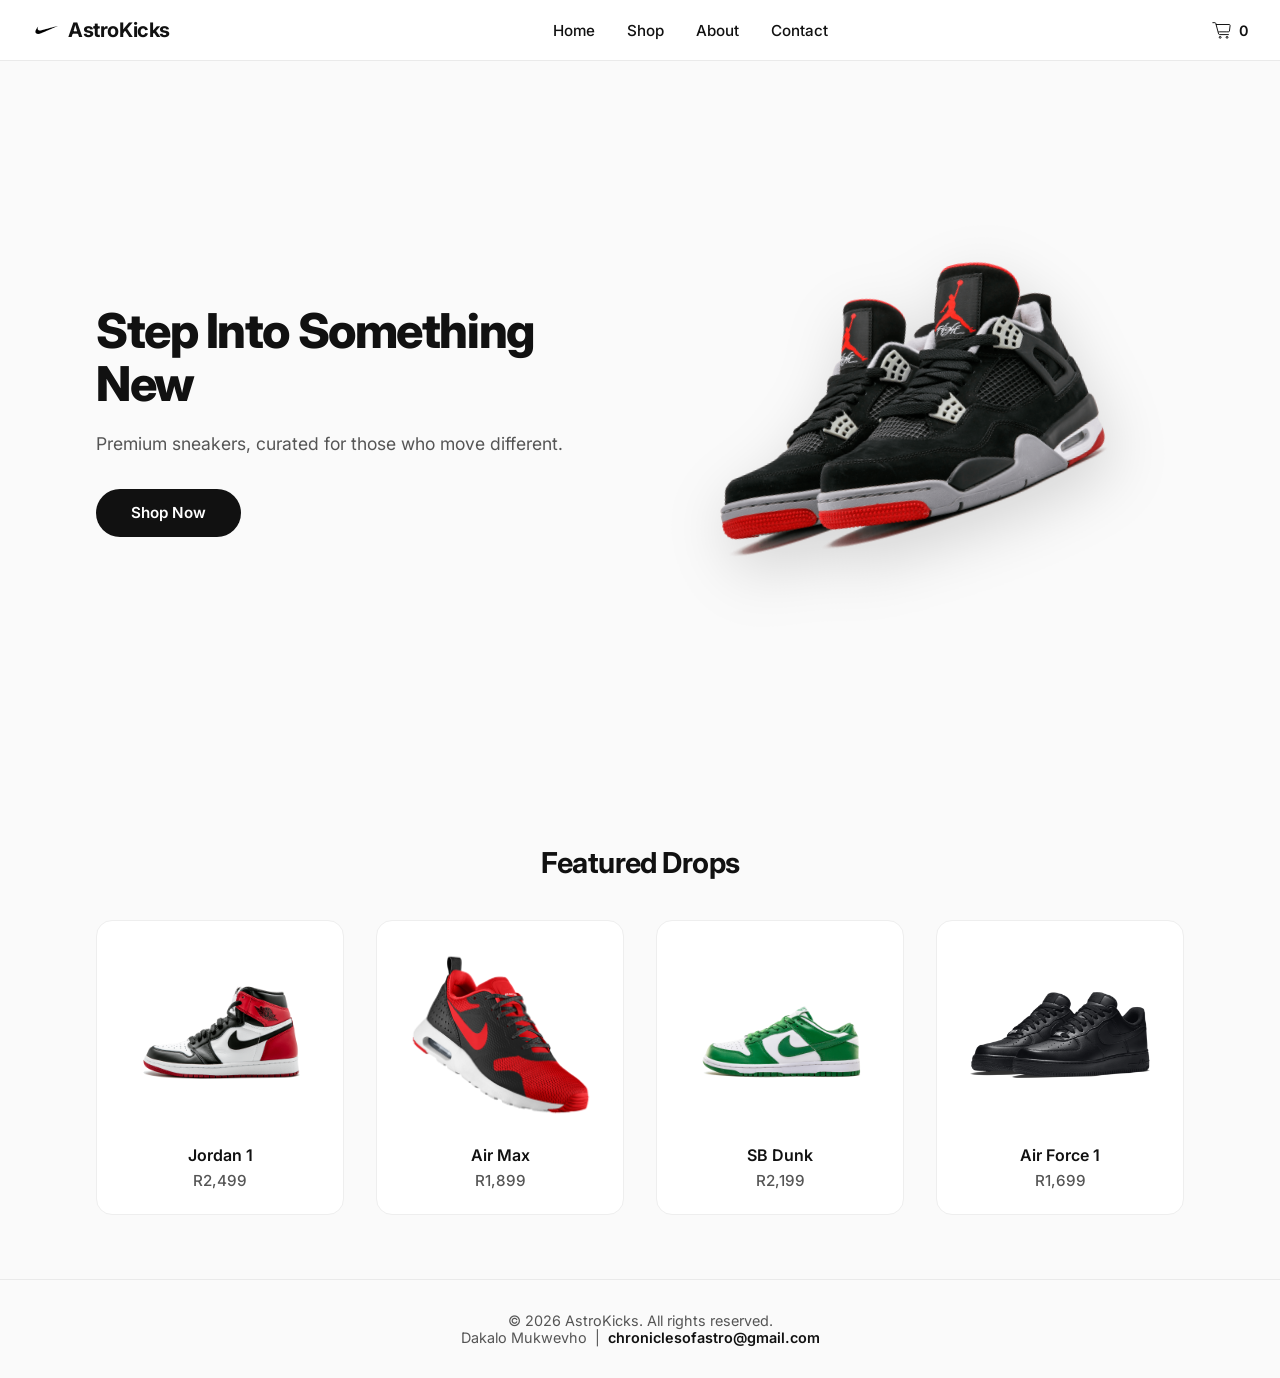
<file: index.html>
<!DOCTYPE html>
<html lang="en">
<head>
    <meta charset="UTF-8">
    <meta name="viewport" content="width=device-width, initial-scale=1.0">
    <link rel="stylesheet" href="css/styles.css">
    <link rel="preconnect" href="https://fonts.googleapis.com">
    <link rel="preconnect" href="https://fonts.gstatic.com" crossorigin>
    <link href="https://fonts.googleapis.com/css2?family=Inter:ital,opsz,wght@0,14..32,100..900;1,14..32,100..900&display=swap" rel="stylesheet">
   <link rel="icon" type="image/svg+xml" href="assets/nike-tick.svg">
<title>Astro Kicks Premium Sneakers</title>
</head>
<body>
   <nav class="navbar">
  <div class="nav-logo">
    <a href="index.html">
      <img src="assets/nike-tick.svg" alt="AstroKicks logo" class="logo-icon">
      <span class="logo-text">AstroKicks</span>
    </a>
  </div>

  <ul class="nav-links">
    <li><a href="index.html">Home</a></li>
    <li><a href="shop.html">Shop</a></li>
    <li><a href="about.html">About</a></li>
    <li><a href="contact.html">Contact</a></li>
  </ul>

  <div class="nav-cart">
    <a href="cart.html" class="cart-link">
      <img src="assets/cart-icon.svg" alt="Cart" class="cart-icon">
      <span class="cart-count">0</span>
    </a>
  </div>
</nav>

<section class="hero">
  <div class="hero-content">
    <h1 class="hero-title">Step Into Something New</h1>
    <p class="hero-subtitle">Premium sneakers, curated for those who move different.</p>
    <a href="shop.html" class="hero-btn">Shop Now</a>
  </div>
  <div class="hero-image">
    <img src="assets/jordan4.png" alt="Jordan 4" class="hero-shoe">
  </div>
</section>

<section class="featured">
  <h2 class="section-title">Featured Drops</h2>

  <div class="product-grid">
    <div class="product-card">
      <img src="assets/jordan1.png" alt="Jordan 1" class="product-img">
      <h3 class="product-name">Jordan 1</h3>
      <p class="product-price">R2,499</p>
    </div>

    <div class="product-card">
      <img src="assets/airmax.png" alt="Air Max" class="product-img">
      <h3 class="product-name">Air Max</h3>
      <p class="product-price">R1,899</p>
    </div>

    <div class="product-card">
      <img src="assets/sbdunk.png" alt="SB Dunk" class="product-img">
      <h3 class="product-name">SB Dunk</h3>
      <p class="product-price">R2,199</p>
    </div>

    <div class="product-card">
      <img src="assets/airforcew.png" alt="Air Force White" class="product-img">
      <h3 class="product-name">Air Force 1</h3>
      <p class="product-price">R1,699</p>
    </div>
  </div>
</section>

<footer class="site-footer">
  <p>&copy; 2026 AstroKicks. All rights reserved.</p>
  <p>Dakalo Mukwevho &nbsp;|&nbsp; <a href="mailto:chroniclesofastro@gmail.com">chroniclesofastro@gmail.com</a></p>
</footer>

<script src="js/script.js"></script>


</body>
</html>
</file>
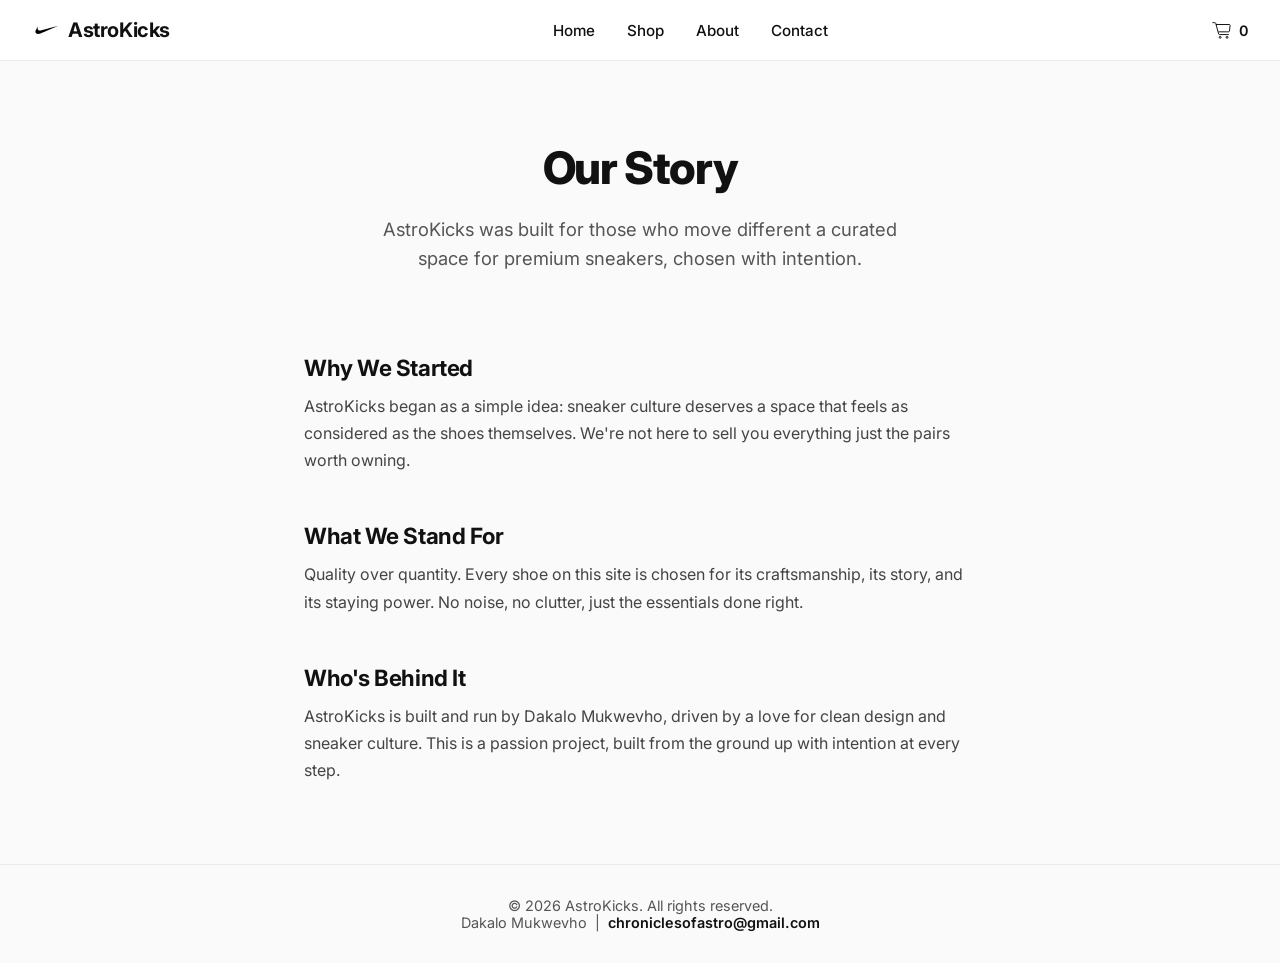
<file: about.html>
<!DOCTYPE html>
<html lang="en">
<head>
    <meta charset="UTF-8">
    <meta name="viewport" content="width=device-width, initial-scale=1.0">
    <link rel="stylesheet" href="css/styles.css">
    <link rel="preconnect" href="https://fonts.googleapis.com">
    <link rel="preconnect" href="https://fonts.gstatic.com" crossorigin>
    <link href="https://fonts.googleapis.com/css2?family=Inter:ital,opsz,wght@0,14..32,100..900;1,14..32,100..900&display=swap" rel="stylesheet">
    <link rel="icon" type="image/svg+xml" href="assets/nike-tick.svg">
    <title>About | AstroKicks</title>
</head>
<body>

<nav class="navbar">
  <div class="nav-logo">
    <a href="index.html">
      <img src="assets/nike-tick.svg" alt="AstroKicks logo" class="logo-icon">
      <span class="logo-text">AstroKicks</span>
    </a>
  </div>

  <ul class="nav-links">
    <li><a href="index.html">Home</a></li>
    <li><a href="shop.html">Shop</a></li>
    <li><a href="about.html">About</a></li>
    <li><a href="contact.html">Contact</a></li>
  </ul>

  <div class="nav-cart">
    <a href="cart.html" class="cart-link">
      <img src="assets/cart-icon.svg" alt="Cart" class="cart-icon">
      <span class="cart-count">0</span>
    </a>
  </div>
</nav>

<section class="about-hero">
  <h1 class="about-title">Our Story</h1>
  <p class="about-intro">AstroKicks was built for those who move different a curated space for premium sneakers, chosen with intention.</p>
</section>

<section class="about-content">
  <div class="about-block">
    <h2 class="about-heading">Why We Started</h2>
    <p class="about-text">
      AstroKicks began as a simple idea: sneaker culture deserves a space that feels as considered as the shoes themselves. 
      We're not here to sell you everything just the pairs worth owning.
    </p>
  </div>

  <div class="about-block">
    <h2 class="about-heading">What We Stand For</h2>
    <p class="about-text">
      Quality over quantity. Every shoe on this site is chosen for its craftsmanship, its story, and its staying power. 
      No noise, no clutter, just the essentials done right.
    </p>
  </div>

  <div class="about-block">
    <h2 class="about-heading">Who's Behind It</h2>
    <p class="about-text">
      AstroKicks is built and run by Dakalo Mukwevho, driven by a love for clean design and sneaker culture. 
      This is a passion project, built from the ground up with intention at every step.
    </p>
  </div>
</section>

<footer class="site-footer">
  <p>&copy; 2026 AstroKicks. All rights reserved.</p>
  <p>Dakalo Mukwevho &nbsp;|&nbsp; <a href="mailto:chroniclesofastro@gmail.com">chroniclesofastro@gmail.com</a></p>
</footer>

<script src="js/script.js"></script>

</body>
</html>
</file>
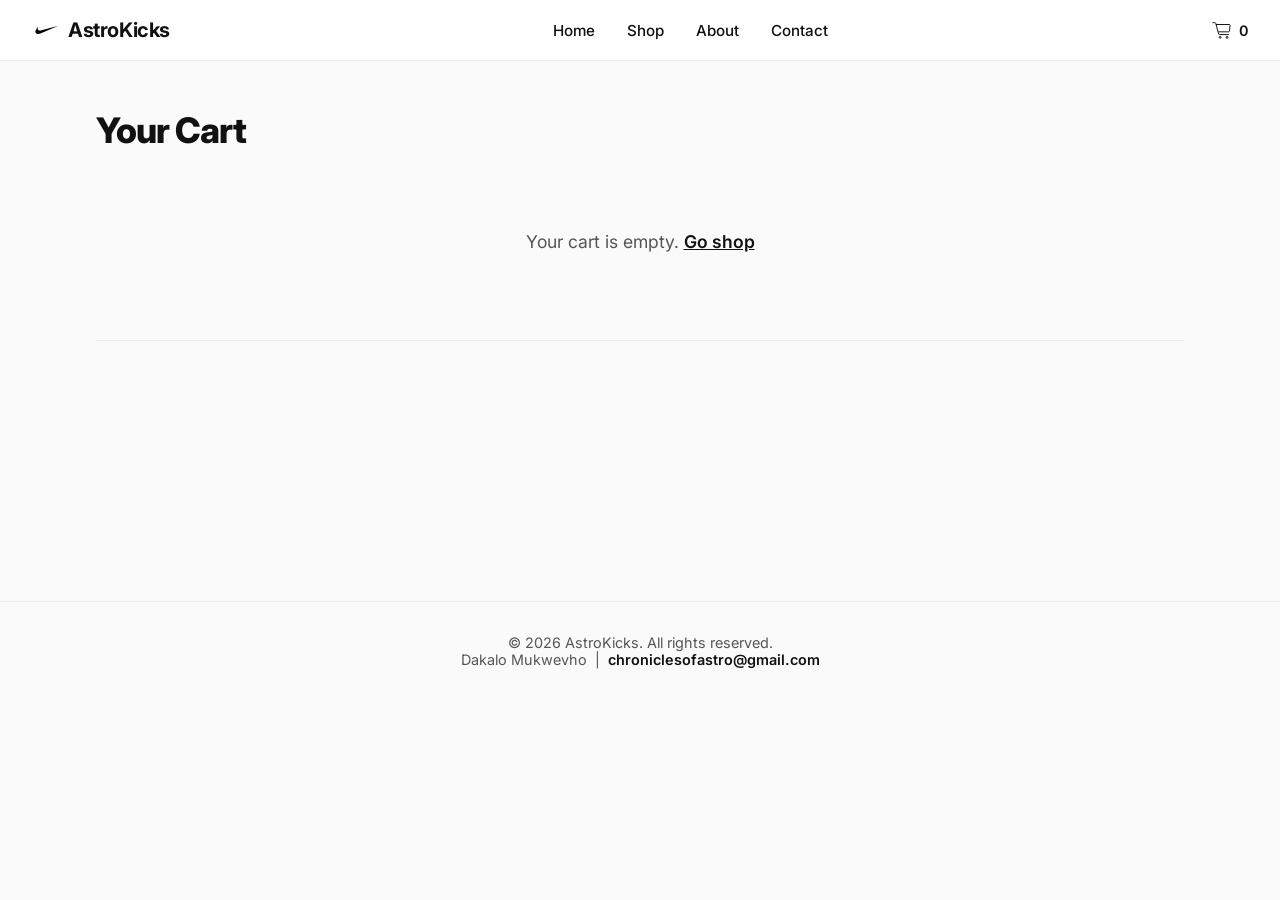
<file: cart.html>
<!DOCTYPE html>
<html lang="en">
<head>
    <meta charset="UTF-8">
    <meta name="viewport" content="width=device-width, initial-scale=1.0">
    <link rel="stylesheet" href="css/styles.css">
    <link rel="preconnect" href="https://fonts.googleapis.com">
    <link rel="preconnect" href="https://fonts.gstatic.com" crossorigin>
    <link href="https://fonts.googleapis.com/css2?family=Inter:ital,opsz,wght@0,14..32,100..900;1,14..32,100..900&display=swap" rel="stylesheet">
    <link rel="icon" type="image/svg+xml" href="assets/nike-tick.svg">
    <title>Cart | AstroKicks</title>
</head>
<body>

<nav class="navbar">
  <div class="nav-logo">
    <a href="index.html">
      <img src="assets/nike-tick.svg" alt="AstroKicks logo" class="logo-icon">
      <span class="logo-text">AstroKicks</span>
    </a>
  </div>

  <ul class="nav-links">
    <li><a href="index.html">Home</a></li>
    <li><a href="shop.html">Shop</a></li>
    <li><a href="about.html">About</a></li>
    <li><a href="contact.html">Contact</a></li>
  </ul>

  <div class="nav-cart">
    <a href="cart.html" class="cart-link">
      <img src="assets/cart-icon.svg" alt="Cart" class="cart-icon">
      <span class="cart-count">0</span>
    </a>
  </div>
</nav>

<section class="cart-page">
  <h1 class="cart-title">Your Cart</h1>
  <div class="cart-items" id="cart-items-container">
    <!-- Cart items injected by JS -->
  </div>

  <div class="cart-summary" id="cart-summary-container">
    <!-- Subtotal + checkout button injected by JS -->
  </div>
</section>

<footer class="site-footer">
  <p>&copy; 2026 AstroKicks. All rights reserved.</p>
  <p>Dakalo Mukwevho &nbsp;|&nbsp; <a href="mailto:chroniclesofastro@gmail.com">chroniclesofastro@gmail.com</a></p>
</footer>

<script src="js/script.js"></script>
<script src="js/products.js"></script>
<script src="js/cart.js"></script>

</body>
</html>
</file>
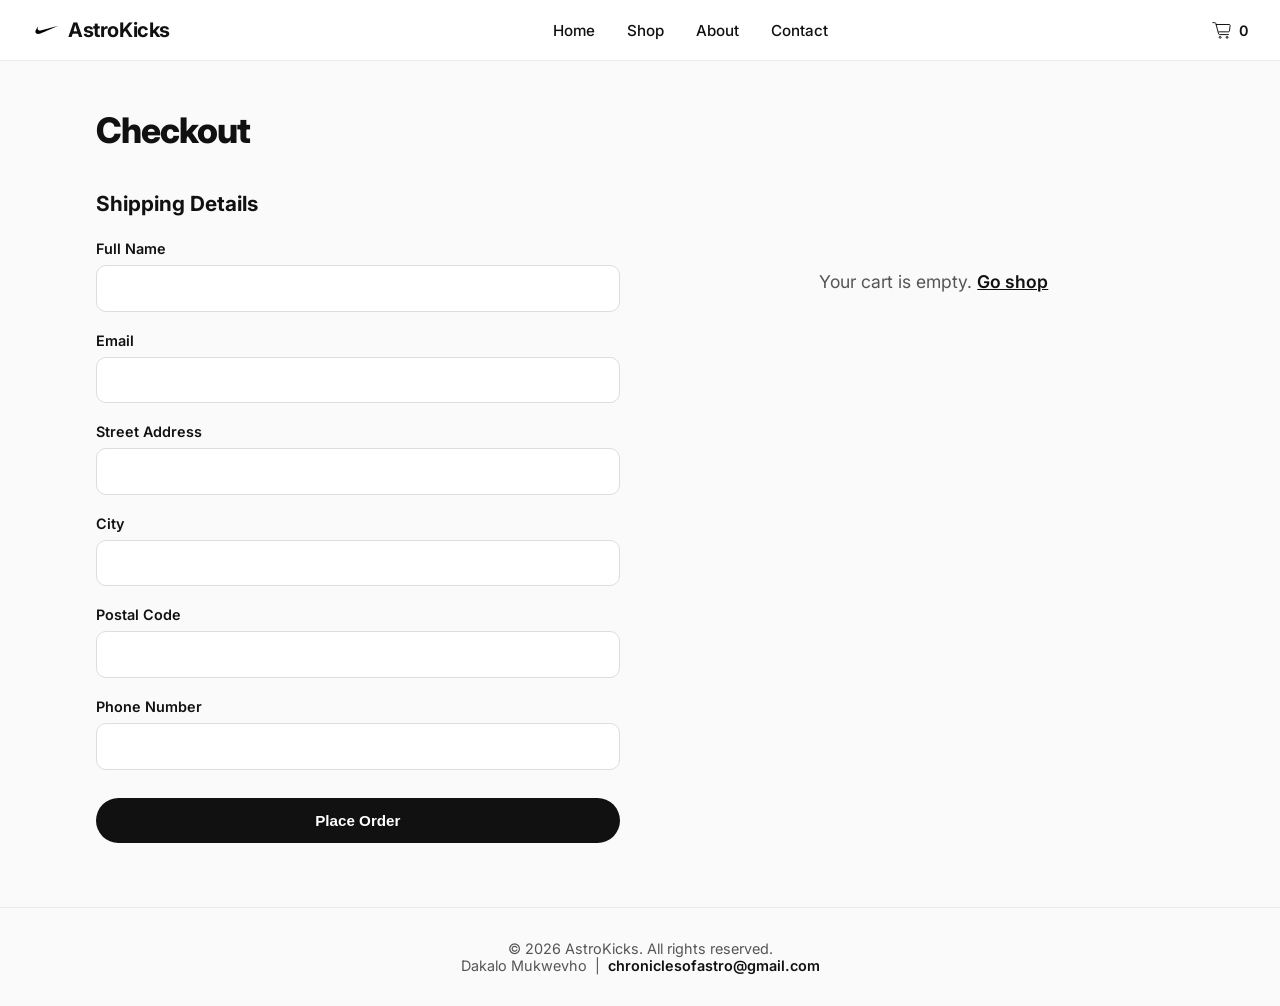
<file: checkout.html>
<!DOCTYPE html>
<html lang="en">
<head>
    <meta charset="UTF-8">
    <meta name="viewport" content="width=device-width, initial-scale=1.0">
    <link rel="stylesheet" href="css/styles.css">
    <link rel="preconnect" href="https://fonts.googleapis.com">
    <link rel="preconnect" href="https://fonts.gstatic.com" crossorigin>
    <link href="https://fonts.googleapis.com/css2?family=Inter:ital,opsz,wght@0,14..32,100..900;1,14..32,100..900&display=swap" rel="stylesheet">
    <link rel="icon" type="image/svg+xml" href="assets/nike-tick.svg">
    <title>Checkout | AstroKicks</title>
</head>
<body>

<nav class="navbar">
  <div class="nav-logo">
    <a href="index.html">
      <img src="assets/nike-tick.svg" alt="AstroKicks logo" class="logo-icon">
      <span class="logo-text">AstroKicks</span>
    </a>
  </div>

  <ul class="nav-links">
    <li><a href="index.html">Home</a></li>
    <li><a href="shop.html">Shop</a></li>
    <li><a href="about.html">About</a></li>
    <li><a href="contact.html">Contact</a></li>
  </ul>

  <div class="nav-cart">
    <a href="cart.html" class="cart-link">
      <img src="assets/cart-icon.svg" alt="Cart" class="cart-icon">
      <span class="cart-count">0</span>
    </a>
  </div>
</nav>

<section class="checkout-page">
  <h1 class="checkout-title">Checkout</h1>

  <div class="checkout-layout">

    <div class="checkout-form-container">
      <h2 class="checkout-subtitle">Shipping Details</h2>
      <form id="checkout-form">
        <label for="full-name">Full Name</label>
        <input type="text" id="full-name" required>

        <label for="email">Email</label>
        <input type="email" id="email" required>

        <label for="address">Street Address</label>
        <input type="text" id="address" required>

        <label for="city">City</label>
        <input type="text" id="city" required>

        <label for="postal-code">Postal Code</label>
        <input type="text" id="postal-code" required>

        <label for="phone">Phone Number</label>
        <input type="tel" id="phone" required>

        <button type="submit" class="hero-btn checkout-submit-btn">Place Order</button>
      </form>
    </div>

    <div class="checkout-summary-container" id="checkout-summary-container">
      <!-- Order summary injected by JS -->
    </div>

  </div>
</section>

<footer class="site-footer">
  <p>&copy; 2026 AstroKicks. All rights reserved.</p>
  <p>Dakalo Mukwevho &nbsp;|&nbsp; <a href="mailto:chroniclesofastro@gmail.com">chroniclesofastro@gmail.com</a></p>
</footer>

<script src="js/script.js"></script>
<script src="js/products.js"></script>
<script src="js/checkout.js"></script>

</body>
</html>
</file>
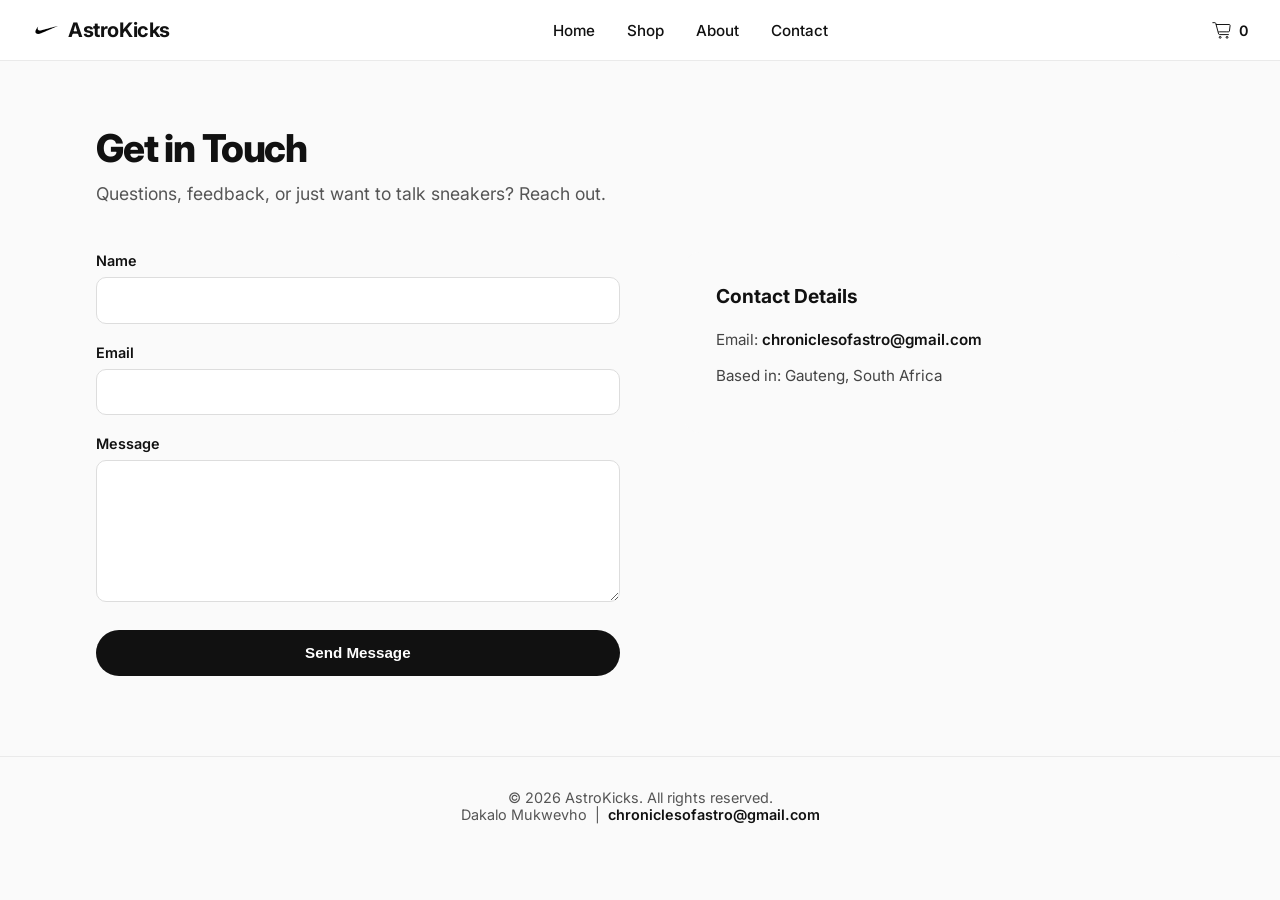
<file: contact.html>
<!DOCTYPE html>
<html lang="en">
<head>
    <meta charset="UTF-8">
    <meta name="viewport" content="width=device-width, initial-scale=1.0">
    <link rel="stylesheet" href="css/styles.css">
    <link rel="preconnect" href="https://fonts.googleapis.com">
    <link rel="preconnect" href="https://fonts.gstatic.com" crossorigin>
    <link href="https://fonts.googleapis.com/css2?family=Inter:ital,opsz,wght@0,14..32,100..900;1,14..32,100..900&display=swap" rel="stylesheet">
    <link rel="icon" type="image/svg+xml" href="assets/nike-tick.svg">
    <title>Contact | AstroKicks</title>
</head>
<body>

<nav class="navbar">
  <div class="nav-logo">
    <a href="index.html">
      <img src="assets/nike-tick.svg" alt="AstroKicks logo" class="logo-icon">
      <span class="logo-text">AstroKicks</span>
    </a>
  </div>

  <ul class="nav-links">
    <li><a href="index.html">Home</a></li>
    <li><a href="shop.html">Shop</a></li>
    <li><a href="about.html">About</a></li>
    <li><a href="contact.html">Contact</a></li>
  </ul>

  <div class="nav-cart">
    <a href="cart.html" class="cart-link">
      <img src="assets/cart-icon.svg" alt="Cart" class="cart-icon">
      <span class="cart-count">0</span>
    </a>
  </div>
</nav>

<section class="contact-page">
  <h1 class="contact-title">Get in Touch</h1>
  <p class="contact-intro">Questions, feedback, or just want to talk sneakers? Reach out.</p>

  <div class="contact-layout">

    <form id="contact-form" class="contact-form">
      <label for="contact-name">Name</label>
      <input type="text" id="contact-name" required>

      <label for="contact-email">Email</label>
      <input type="email" id="contact-email" required>

      <label for="contact-message">Message</label>
      <textarea id="contact-message" rows="6" required></textarea>

      <button type="submit" class="hero-btn contact-submit-btn">Send Message</button>
    </form>

    <div class="contact-info">
      <h2 class="contact-info-heading">Contact Details</h2>
      <p class="contact-info-line">Email: <a href="mailto:chroniclesofastro@gmail.com">chroniclesofastro@gmail.com</a></p>
      <p class="contact-info-line">Based in: Gauteng, South Africa</p>
    </div>

  </div>
</section>

<footer class="site-footer">
  <p>&copy; 2026 AstroKicks. All rights reserved.</p>
  <p>Dakalo Mukwevho &nbsp;|&nbsp; <a href="mailto:chroniclesofastro@gmail.com">chroniclesofastro@gmail.com</a></p>
</footer>

<script src="js/script.js"></script>
<script src="js/contact.js"></script>

</body>
</html>
</file>
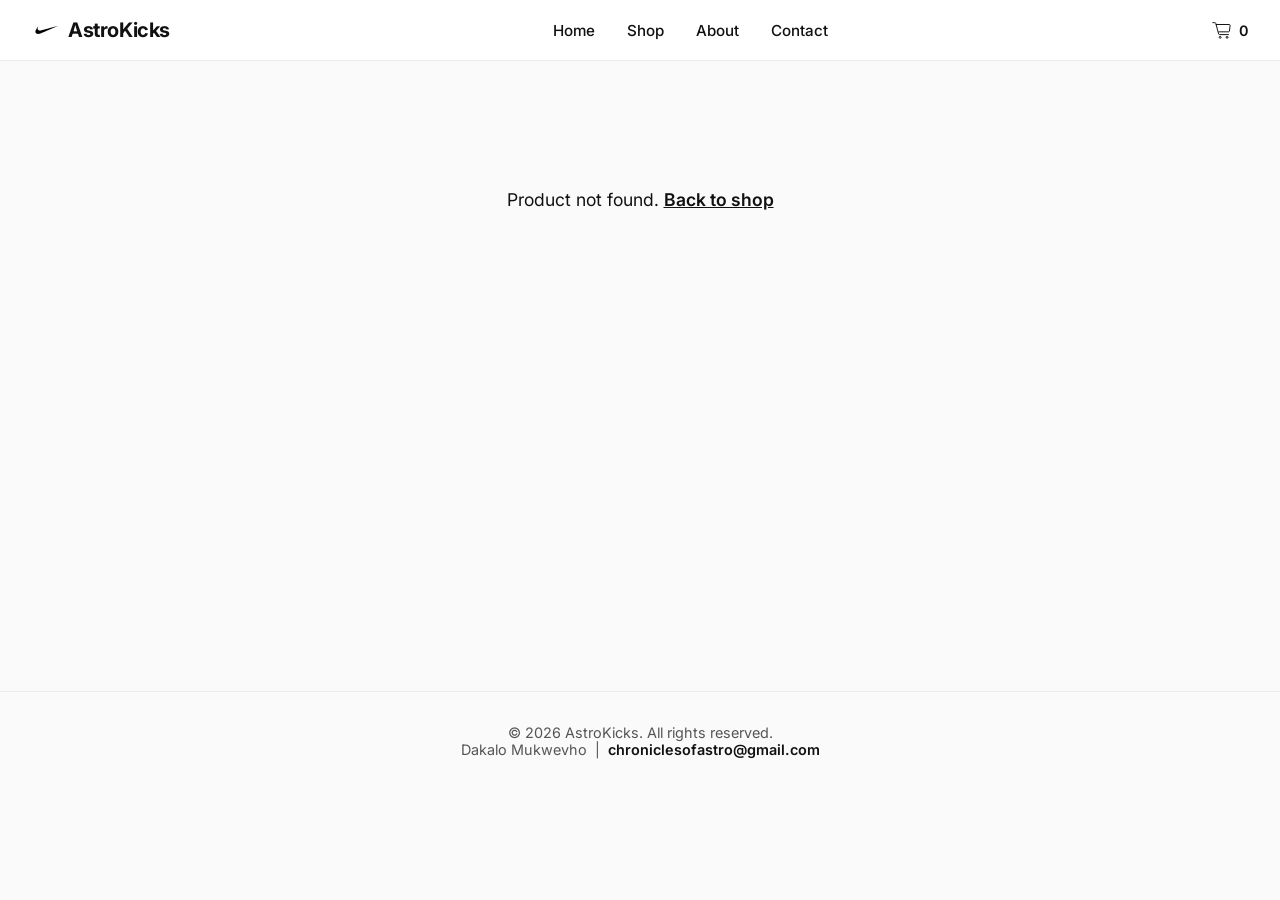
<file: product.html>
<!DOCTYPE html>
<html lang="en">
<head>
    <meta charset="UTF-8">
    <meta name="viewport" content="width=device-width, initial-scale=1.0">
    <link rel="stylesheet" href="css/styles.css">
    <link rel="preconnect" href="https://fonts.googleapis.com">
    <link rel="preconnect" href="https://fonts.gstatic.com" crossorigin>
    <link href="https://fonts.googleapis.com/css2?family=Inter:ital,opsz,wght@0,14..32,100..900;1,14..32,100..900&display=swap" rel="stylesheet">
    <link rel="icon" type="image/svg+xml" href="assets/nike-tick.svg">
    <title>Product | AstroKicks</title>
</head>
<body>

<nav class="navbar">
  <div class="nav-logo">
    <a href="index.html">
      <img src="assets/nike-tick.svg" alt="AstroKicks logo" class="logo-icon">
      <span class="logo-text">AstroKicks</span>
    </a>
  </div>

  <ul class="nav-links">
    <li><a href="index.html">Home</a></li>
    <li><a href="shop.html">Shop</a></li>
    <li><a href="about.html">About</a></li>
    <li><a href="contact.html">Contact</a></li>
  </ul>

  <div class="nav-cart">
    <a href="cart.html" class="cart-link">
      <img src="assets/cart-icon.svg" alt="Cart" class="cart-icon">
      <span class="cart-count">0</span>
    </a>
  </div>
</nav>

<section class="product-detail" id="product-detail-container">
  <!-- Product details will be injected here by JS -->
</section>

<footer class="site-footer">
  <p>&copy; 2026 AstroKicks. All rights reserved.</p>
  <p>Dakalo Mukwevho &nbsp;|&nbsp; <a href="mailto:chroniclesofastro@gmail.com">chroniclesofastro@gmail.com</a></p>
</footer>

<script src="js/script.js"></script>
<script src="js/products.js"></script>
<script src="js/product.js"></script>

</body>
</html>
</file>
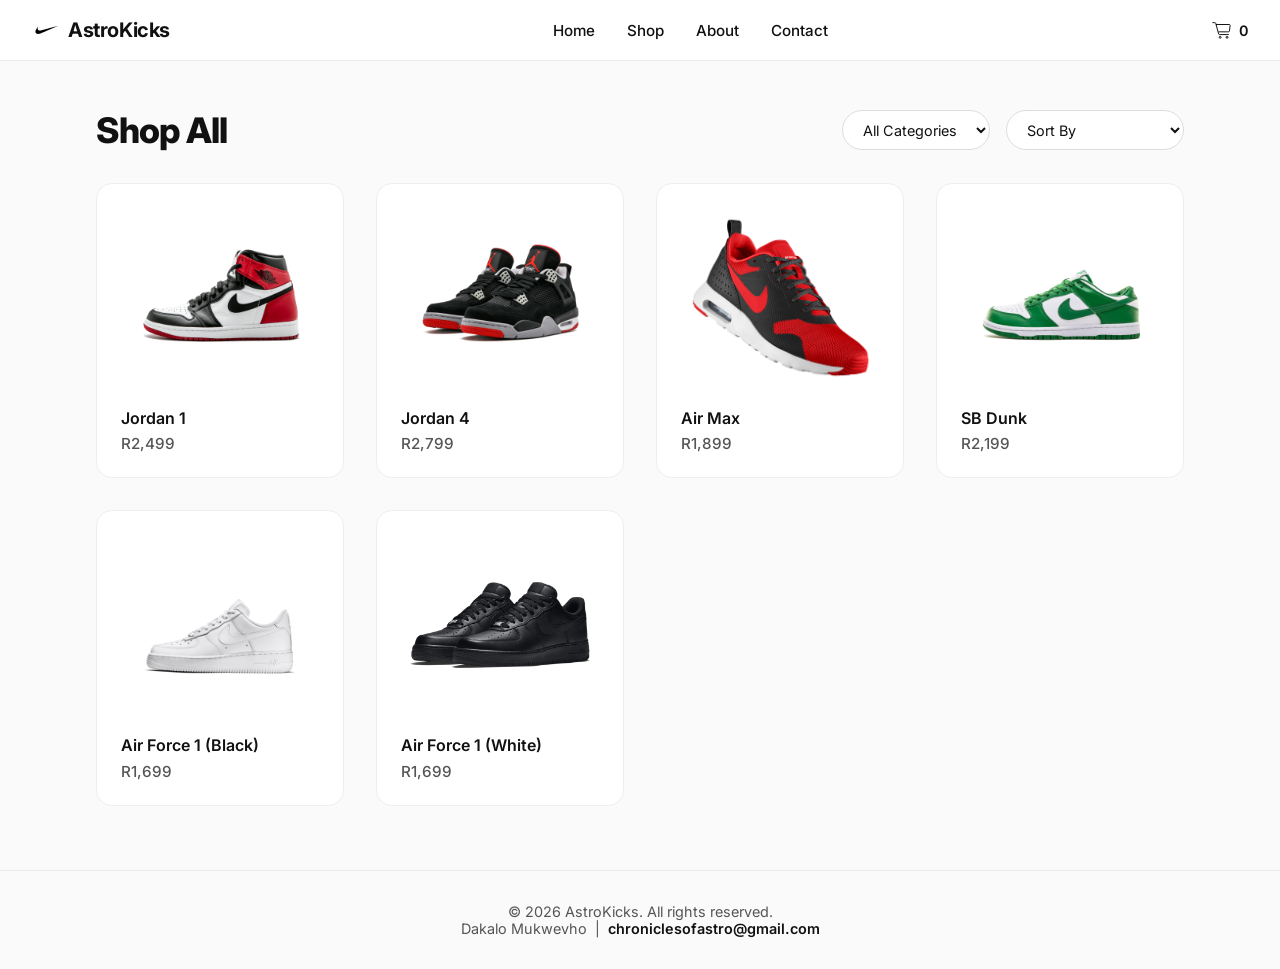
<file: shop.html>
<!DOCTYPE html>
<html lang="en">
<head>
    <meta charset="UTF-8">
    <meta name="viewport" content="width=device-width, initial-scale=1.0">
    <link rel="stylesheet" href="css/styles.css">
    <link rel="preconnect" href="https://fonts.googleapis.com">
    <link rel="preconnect" href="https://fonts.gstatic.com" crossorigin>
    <link href="https://fonts.googleapis.com/css2?family=Inter:ital,opsz,wght@0,14..32,100..900;1,14..32,100..900&display=swap" rel="stylesheet">
    <link rel="icon" type="image/svg+xml" href="assets/nike-tick.svg">
    <title>Shop | AstroKicks</title>
</head>
<body>

<nav class="navbar">
  <div class="nav-logo">
    <a href="index.html">
      <img src="assets/nike-tick.svg" alt="AstroKicks logo" class="logo-icon">
      <span class="logo-text">AstroKicks</span>
    </a>
  </div>

  <ul class="nav-links">
    <li><a href="index.html">Home</a></li>
    <li><a href="shop.html">Shop</a></li>
    <li><a href="about.html">About</a></li>
    <li><a href="contact.html">Contact</a></li>
  </ul>

  <div class="nav-cart">
    <a href="cart.html" class="cart-link">
      <img src="assets/cart-icon.svg" alt="Cart" class="cart-icon">
      <span class="cart-count">0</span>
    </a>
  </div>
</nav>

<section class="shop-header">
  <h1 class="shop-title">Shop All</h1>

  <div class="shop-controls">
    <select id="category-filter" class="filter-select">
      <option value="all">All Categories</option>
      <option value="basketball">Basketball</option>
      <option value="lifestyle">Lifestyle</option>
      <option value="skate">Skate</option>
    </select>

    <select id="sort-select" class="filter-select">
      <option value="default">Sort By</option>
      <option value="price-asc">Price: Low to High</option>
      <option value="price-desc">Price: High to Low</option>
      <option value="name-asc">Name: A-Z</option>
    </select>
  </div>
</section>

<section class="shop-grid" id="product-grid-container">
  <!-- Product cards will be injected here by JS -->
</section>

<footer class="site-footer">
  <p>&copy; 2026 AstroKicks. All rights reserved.</p>
  <p>Dakalo Mukwevho &nbsp;|&nbsp; <a href="mailto:chroniclesofastro@gmail.com">chroniclesofastro@gmail.com</a></p>
</footer>

<script src="js/script.js"></script>
<script src="js/products.js"></script>
<script src="js/shop.js"></script>

</body>
</html
</file>
<file: css/styles.css>
/* Basic reset */
* {
  margin: 0;
  padding: 0;
  box-sizing: border-box;
}

body {
  font-family: 'Inter', sans-serif;
  color: #111;
  background-color: #fafafa;
}

/* Navbar layout */
.navbar {
  display: flex;
  align-items: center;
  justify-content: space-between;
  padding: 1rem 2rem;
  background-color: #fff;
  border-bottom: 1px solid #eaeaea;
}

.nav-logo a {
  display: flex;
  align-items: center;
  gap: 0.5rem;
  text-decoration: none;
  color: #111;
}

.logo-icon {
  width: 28px;
  height: 28px;
}

.logo-text {
  font-size: 1.25rem;
  font-weight: 700;
  letter-spacing: -0.02em;
}

.nav-links {
  display: flex;
  list-style: none;
  gap: 2rem;
}

.nav-links a {
  text-decoration: none;
  color: #111;
  font-size: 0.95rem;
  font-weight: 500;
}

.nav-links a:hover {
  opacity: 0.6;
}

.nav-cart {
  display: flex;
  align-items: center;
}

.cart-link {
  display: flex;
  align-items: center;
  gap: 0.35rem;
  text-decoration: none;
  color: #111;
}

.cart-icon {
  width: 22px;
  height: 22px;
}

.cart-count {
  font-size: 0.9rem;
  font-weight: 600;
}

/* Hero section */
.hero {
  display: flex;
  align-items: center;
  justify-content: space-between;
  padding: 4rem 6rem;
  min-height: 80vh;
  gap: 2rem;
}

.hero-content {
  flex: 1;
  max-width: 480px;
}

.hero-title {
  font-size: 3rem;
  font-weight: 800;
  letter-spacing: -0.03em;
  line-height: 1.1;
  margin-bottom: 1.25rem;
}

.hero-subtitle {
  font-size: 1.1rem;
  color: #555;
  margin-bottom: 2rem;
  line-height: 1.5;
}

.hero-btn {
  display: inline-block;
  background-color: #111;
  color: #fff;
  padding: 0.9rem 2.2rem;
  border-radius: 999px;
  text-decoration: none;
  font-weight: 600;
  font-size: 0.95rem;
  transition: opacity 0.2s ease;
}

.hero-btn:hover {
  opacity: 0.8;
}

.hero-image {
  flex: 1;
  display: flex;
  justify-content: center;
  align-items: center;
}

.hero-shoe {
  max-width: 100%;
  width: 500px;
  height: auto;
  transform: rotate(-15deg);
  filter: drop-shadow(0 20px 30px rgba(0, 0, 0, 0.15));
}
/* Featured products */
.featured {
  padding: 4rem 6rem;
  text-align: center;
}

.section-title {
  font-size: 1.8rem;
  font-weight: 700;
  letter-spacing: -0.02em;
  margin-bottom: 2.5rem;
}

.product-grid {
  display: grid;
  grid-template-columns: repeat(4, 1fr);
  gap: 2rem;
}

.product-card {
  background-color: #fff;
  border: 1px solid #eee;
  border-radius: 16px;
  padding: 1.5rem;
  transition: transform 0.2s ease, box-shadow 0.2s ease;
}

.product-card:hover {
  transform: translateY(-6px);
  box-shadow: 0 12px 24px rgba(0, 0, 0, 0.08);
}

.product-img {
  width: 100%;
  height: 180px;
  object-fit: contain;
  margin-bottom: 1rem;
}

.product-name {
  font-size: 1rem;
  font-weight: 600;
  margin-bottom: 0.4rem;
}

.product-price {
  font-size: 0.95rem;
  color: #555;
  font-weight: 500;
}

/* Footer */
.site-footer {
  text-align: center;
  padding: 2rem;
  border-top: 1px solid #eaeaea;
  font-size: 0.9rem;
  color: #555;
}

.site-footer a {
  color: #111;
  text-decoration: none;
  font-weight: 600;
}

.site-footer a:hover {
  text-decoration: underline;
}

/* Shop header */
.shop-header {
  padding: 3rem 6rem 2rem;
  display: flex;
  align-items: center;
  justify-content: space-between;
  flex-wrap: wrap;
  gap: 1.5rem;
}

.shop-title {
  font-size: 2.2rem;
  font-weight: 800;
  letter-spacing: -0.03em;
}

.shop-controls {
  display: flex;
  gap: 1rem;
}

.filter-select {
  padding: 0.6rem 1rem;
  border: 1px solid #ddd;
  border-radius: 999px;
  font-family: 'Inter', sans-serif;
  font-size: 0.9rem;
  background-color: #fff;
  color: #111;
  cursor: pointer;
  outline: none;
}

.filter-select:hover {
  border-color: #111;
}

/* Shop grid */
.shop-grid {
  display: grid;
  grid-template-columns: repeat(4, 1fr);
  gap: 2rem;
  padding: 0 6rem 4rem;
}

.product-card {
  text-decoration: none;
  color: inherit;
  display: block;
}

/* Product detail page */
.product-detail {
  display: flex;
  align-items: flex-start;
  justify-content: center;
  gap: 4rem;
  padding: 4rem 6rem;
  min-height: 70vh;
}

.product-detail-image {
  flex: 1;
  display: flex;
  justify-content: center;
  align-items: center;
  background-color: #fafafa;
  border-radius: 24px;
  padding: 3rem;
}

.detail-shoe-img {
  max-width: 100%;
  width: 420px;
  height: auto;
  filter: drop-shadow(0 20px 30px rgba(0, 0, 0, 0.12));
}

.product-detail-info {
  flex: 1;
  max-width: 420px;
  padding-top: 1rem;
}

.detail-name {
  font-size: 2.2rem;
  font-weight: 800;
  letter-spacing: -0.03em;
  margin-bottom: 0.75rem;
}

.detail-price {
  font-size: 1.4rem;
  font-weight: 600;
  color: #111;
  margin-bottom: 0.5rem;
}

.detail-category {
  font-size: 0.9rem;
  color: #777;
  text-transform: capitalize;
  margin-bottom: 2rem;
}

.size-selector {
  margin-bottom: 2rem;
}

.size-label {
  display: block;
  font-size: 0.9rem;
  font-weight: 600;
  margin-bottom: 0.6rem;
}

#add-to-cart-btn {
  border: none;
  cursor: pointer;
  width: 100%;
}

.not-found {
  padding: 4rem 6rem;
  text-align: center;
  font-size: 1.1rem;
}

.not-found a {
  color: #111;
  font-weight: 600;
}

/* Cart page */
.cart-page {
  padding: 3rem 6rem 4rem;
  min-height: 60vh;
}

.cart-title {
  font-size: 2.2rem;
  font-weight: 800;
  letter-spacing: -0.03em;
  margin-bottom: 2rem;
}

.cart-items {
  display: flex;
  flex-direction: column;
  gap: 1.5rem;
  margin-bottom: 2.5rem;
}

.cart-item {
  display: flex;
  align-items: center;
  gap: 1.5rem;
  padding: 1.25rem;
  border: 1px solid #eee;
  border-radius: 16px;
}

.cart-item-img {
  width: 100px;
  height: 100px;
  object-fit: contain;
}

.cart-item-info {
  flex: 1;
}

.cart-item-name {
  font-size: 1.1rem;
  font-weight: 700;
  margin-bottom: 0.3rem;
}

.cart-item-size {
  font-size: 0.9rem;
  color: #777;
  margin-bottom: 0.3rem;
}

.cart-item-price {
  font-size: 0.95rem;
  font-weight: 600;
}

.cart-item-qty {
  display: flex;
  align-items: center;
  gap: 0.75rem;
}

.qty-btn {
  width: 32px;
  height: 32px;
  border: 1px solid #ddd;
  background-color: #fff;
  border-radius: 50%;
  cursor: pointer;
  font-size: 1rem;
  font-weight: 600;
  transition: background-color 0.2s ease;
}

.qty-btn:hover {
  background-color: #f0f0f0;
}

.remove-btn {
  background: none;
  border: none;
  color: #999;
  font-size: 0.85rem;
  text-decoration: underline;
  cursor: pointer;
}

.remove-btn:hover {
  color: #111;
}

.cart-summary {
  display: flex;
  align-items: center;
  justify-content: space-between;
  padding-top: 1.5rem;
  border-top: 1px solid #eaeaea;
}

.cart-subtotal {
  font-size: 1.3rem;
  font-weight: 700;
}

.empty-cart {
  text-align: center;
  padding: 3rem 0;
  font-size: 1.1rem;
  color: #555;
}

.empty-cart a {
  color: #111;
  font-weight: 600;
}

/* Checkout page */
.checkout-page {
  padding: 3rem 6rem 4rem;
}

.checkout-title {
  font-size: 2.2rem;
  font-weight: 800;
  letter-spacing: -0.03em;
  margin-bottom: 2.5rem;
}

.checkout-layout {
  display: flex;
  gap: 4rem;
  align-items: flex-start;
}

.checkout-form-container {
  flex: 1.2;
}

.checkout-subtitle {
  font-size: 1.3rem;
  font-weight: 700;
  margin-bottom: 1.5rem;
}

#checkout-form {
  display: flex;
  flex-direction: column;
  gap: 1.25rem;
}

#checkout-form label {
  font-size: 0.9rem;
  font-weight: 600;
  margin-bottom: -0.75rem;
}

#checkout-form input {
  padding: 0.8rem 1rem;
  border: 1px solid #ddd;
  border-radius: 10px;
  font-family: 'Inter', sans-serif;
  font-size: 0.95rem;
  outline: none;
  transition: border-color 0.2s ease;
}

#checkout-form input:focus {
  border-color: #111;
}

.checkout-submit-btn {
  border: none;
  cursor: pointer;
  margin-top: 0.5rem;
  width: 100%;
}

.checkout-summary-container {
  flex: 1;
  background-color: #fafafa;
  border-radius: 16px;
  padding: 2rem;
  position: sticky;
  top: 2rem;
}

.summary-line {
  display: flex;
  justify-content: space-between;
  font-size: 0.95rem;
  padding: 0.75rem 0;
  border-bottom: 1px solid #eee;
}

.summary-total {
  font-size: 1.2rem;
  font-weight: 700;
  border-bottom: none;
  padding-top: 1rem;
}

/* ============================
   MOBILE RESPONSIVENESS
   ============================ */

@media (max-width: 768px) {

  /* Navbar */
  .navbar {
    flex-wrap: wrap;
    padding: 1rem 1.5rem;
    gap: 1rem;
  }

  .nav-links {
    order: 3;
    width: 100%;
    justify-content: center;
    gap: 1.25rem;
    font-size: 0.9rem;
  }

  /* Hero */
  .hero {
    flex-direction: column;
    text-align: center;
    padding: 2.5rem 1.5rem;
    min-height: auto;
  }

  .hero-content {
    max-width: 100%;
  }

  .hero-title {
    font-size: 2.2rem;
  }

  .hero-image {
    order: -1;
  }

  .hero-shoe {
    width: 280px;
  }

  /* Featured + Shop grids */
  .featured,
  .shop-header,
  .shop-grid {
    padding-left: 1.5rem;
    padding-right: 1.5rem;
  }

  .product-grid,
  .shop-grid {
    grid-template-columns: repeat(2, 1fr);
    gap: 1.25rem;
  }

  .shop-header {
    flex-direction: column;
    align-items: flex-start;
  }

  /* Product detail */
  .product-detail {
    flex-direction: column;
    padding: 2rem 1.5rem;
    gap: 2rem;
  }

  .product-detail-info {
    max-width: 100%;
  }

  .detail-shoe-img {
    width: 260px;
  }

  /* Cart */
  .cart-page {
    padding: 2rem 1.5rem 3rem;
  }

  .cart-item {
    flex-wrap: wrap;
    gap: 1rem;
  }

  .cart-item-img {
    width: 80px;
    height: 80px;
  }

  .cart-summary {
    flex-direction: column;
    align-items: flex-start;
    gap: 1rem;
  }

  /* Checkout */
  .checkout-page {
    padding: 2rem 1.5rem 3rem;
  }

  .checkout-layout,
.contact-layout {
  flex-direction: column;
}

  .checkout-summary-container {
    position: static;
    width: 100%;
  }

}

@media (max-width: 480px) {
  .product-grid,
  .shop-grid {
    grid-template-columns: 1fr;
  }

  .hero-title {
    font-size: 1.8rem;
  }
}

/* About page */
.about-hero {
  text-align: center;
  padding: 5rem 6rem 3rem;
}

.about-title {
  font-size: 2.8rem;
  font-weight: 800;
  letter-spacing: -0.03em;
  margin-bottom: 1.25rem;
}

.about-intro {
  font-size: 1.15rem;
  color: #555;
  max-width: 560px;
  margin: 0 auto;
  line-height: 1.6;
}

.about-content {
  max-width: 720px;
  margin: 0 auto;
  padding: 2rem 1.5rem 5rem;
  display: flex;
  flex-direction: column;
  gap: 3rem;
}

.about-block {
  text-align: left;
}

.about-heading {
  font-size: 1.4rem;
  font-weight: 700;
  letter-spacing: -0.02em;
  margin-bottom: 0.75rem;
}

.about-text {
  font-size: 1rem;
  color: #444;
  line-height: 1.7;
}

/* Contact page */
.contact-page {
  padding: 4rem 6rem 5rem;
}

.contact-title {
  font-size: 2.4rem;
  font-weight: 800;
  letter-spacing: -0.03em;
  margin-bottom: 0.75rem;
}

.contact-intro {
  font-size: 1.1rem;
  color: #555;
  margin-bottom: 3rem;
}

.contact-layout {
  display: flex;
  gap: 4rem;
  align-items: flex-start;
}

.contact-form {
  flex: 1.2;
  display: flex;
  flex-direction: column;
  gap: 1.25rem;
}

.contact-form label {
  font-size: 0.9rem;
  font-weight: 600;
  margin-bottom: -0.75rem;
}

.contact-form input,
.contact-form textarea {
  padding: 0.8rem 1rem;
  border: 1px solid #ddd;
  border-radius: 10px;
  font-family: 'Inter', sans-serif;
  font-size: 0.95rem;
  outline: none;
  resize: vertical;
  transition: border-color 0.2s ease;
}

.contact-form input:focus,
.contact-form textarea:focus {
  border-color: #111;
}

.contact-submit-btn {
  border: none;
  cursor: pointer;
  margin-top: 0.5rem;
  width: 100%;
}

.contact-info {
  flex: 1;
  background-color: #fafafa;
  border-radius: 16px;
  padding: 2rem;
}

.contact-info-heading {
  font-size: 1.2rem;
  font-weight: 700;
  margin-bottom: 1.25rem;
}

.contact-info-line {
  font-size: 0.95rem;
  color: #444;
  margin-bottom: 0.75rem;
  line-height: 1.6;
}

.contact-info-line a {
  color: #111;
  font-weight: 600;
  text-decoration: none;
}

.contact-info-line a:hover {
  text-decoration: underline;
}
</file>
